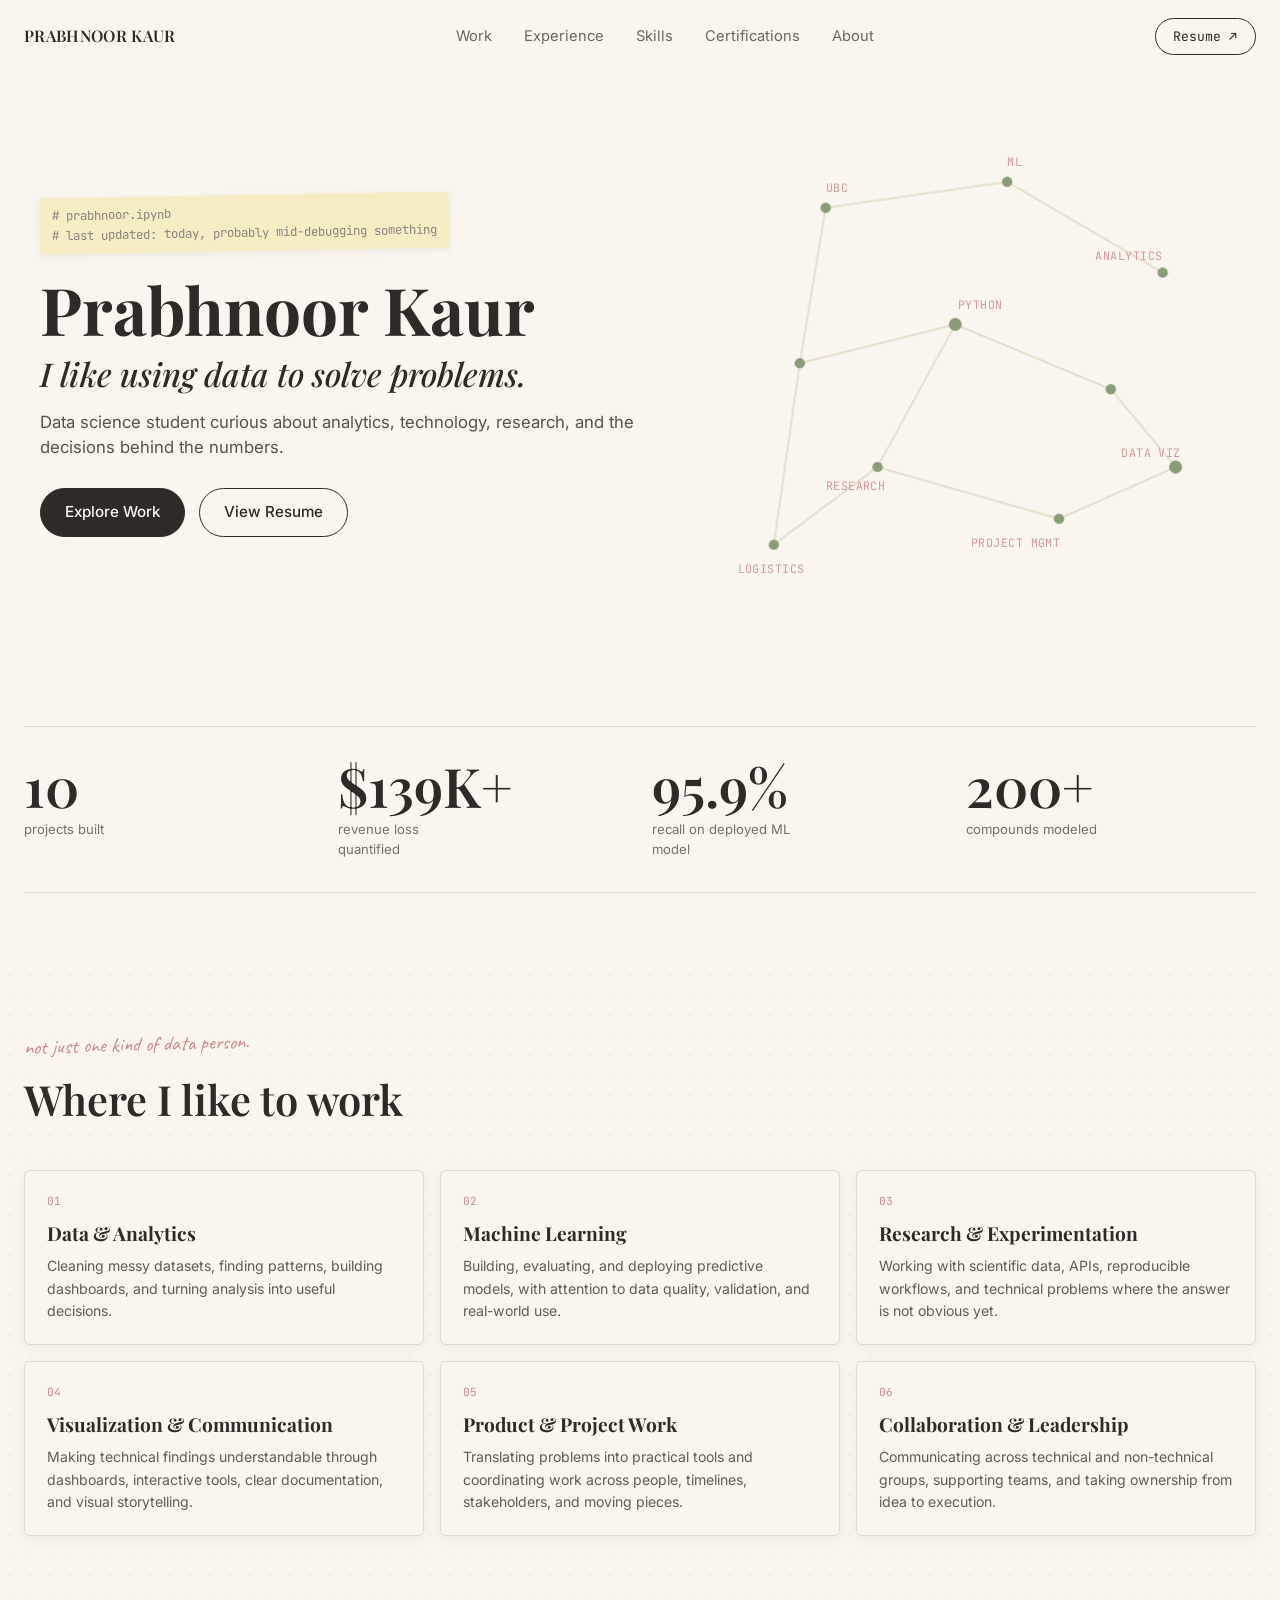
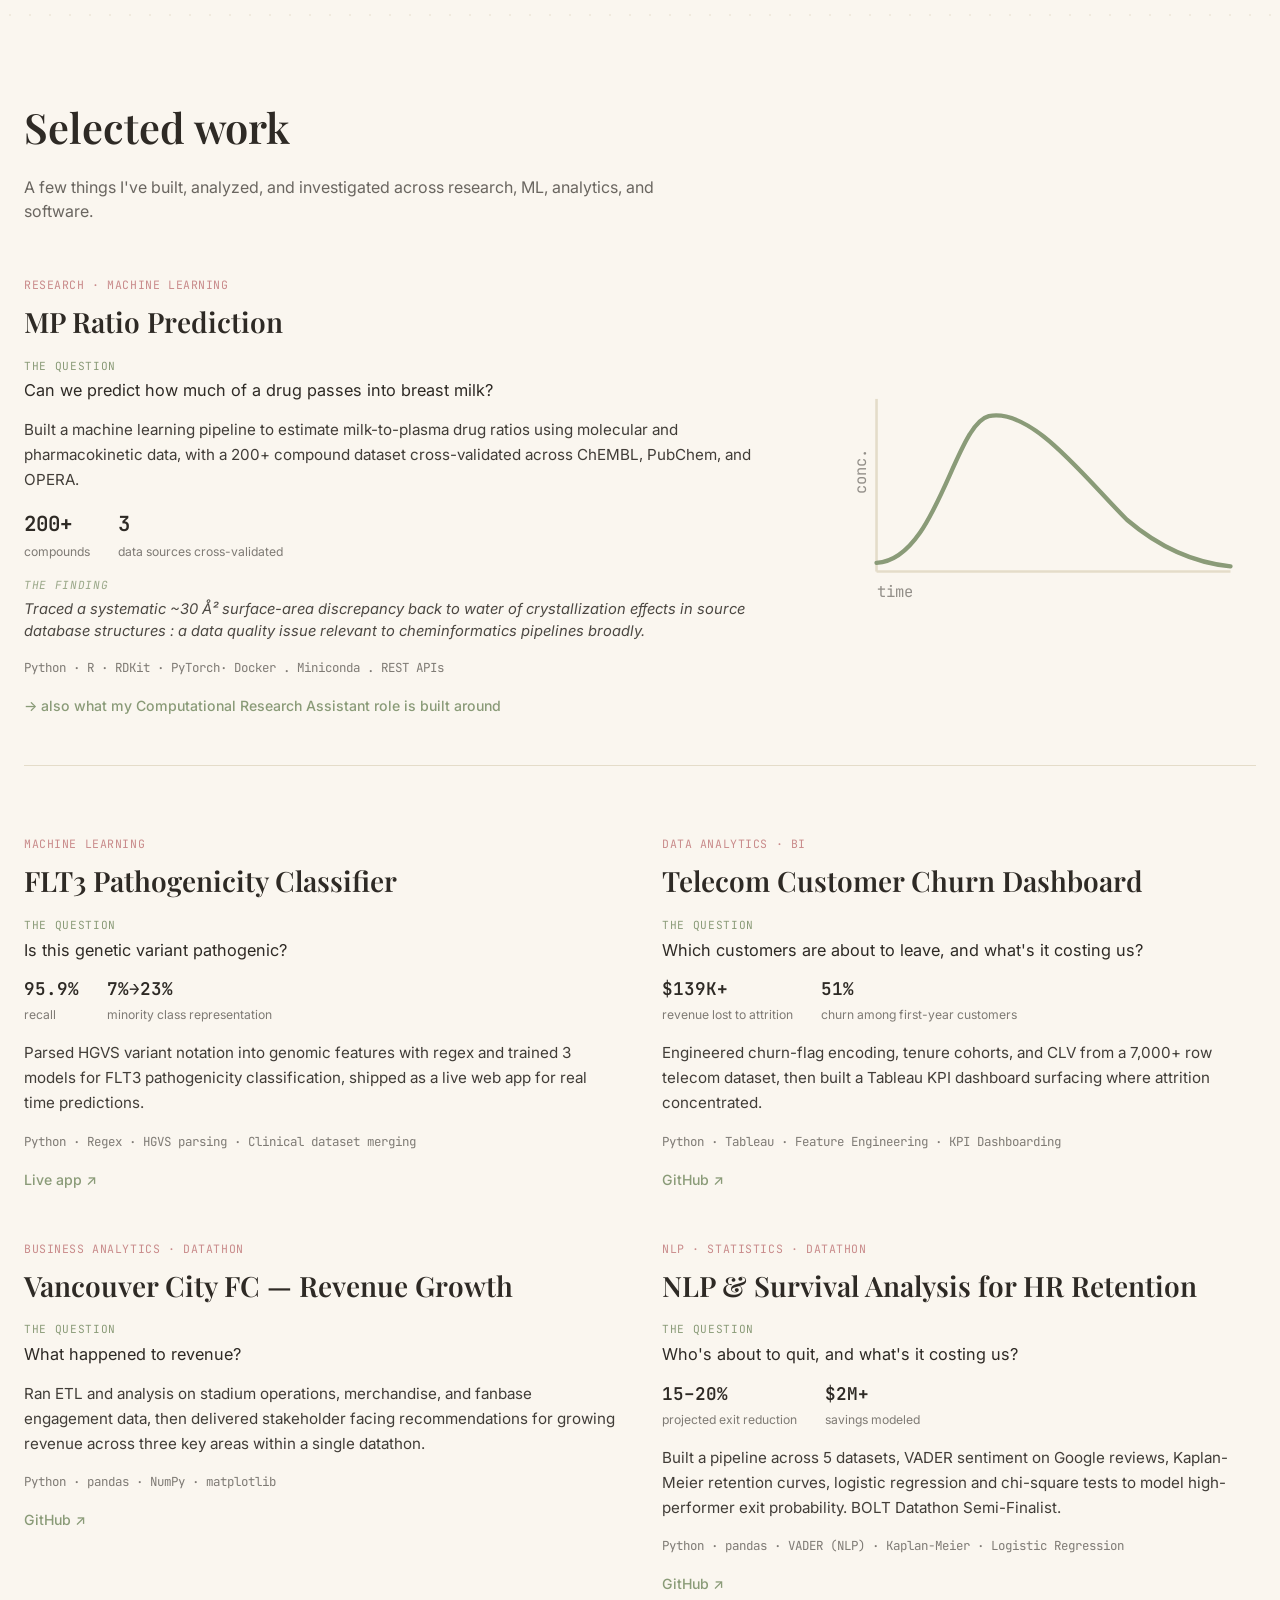
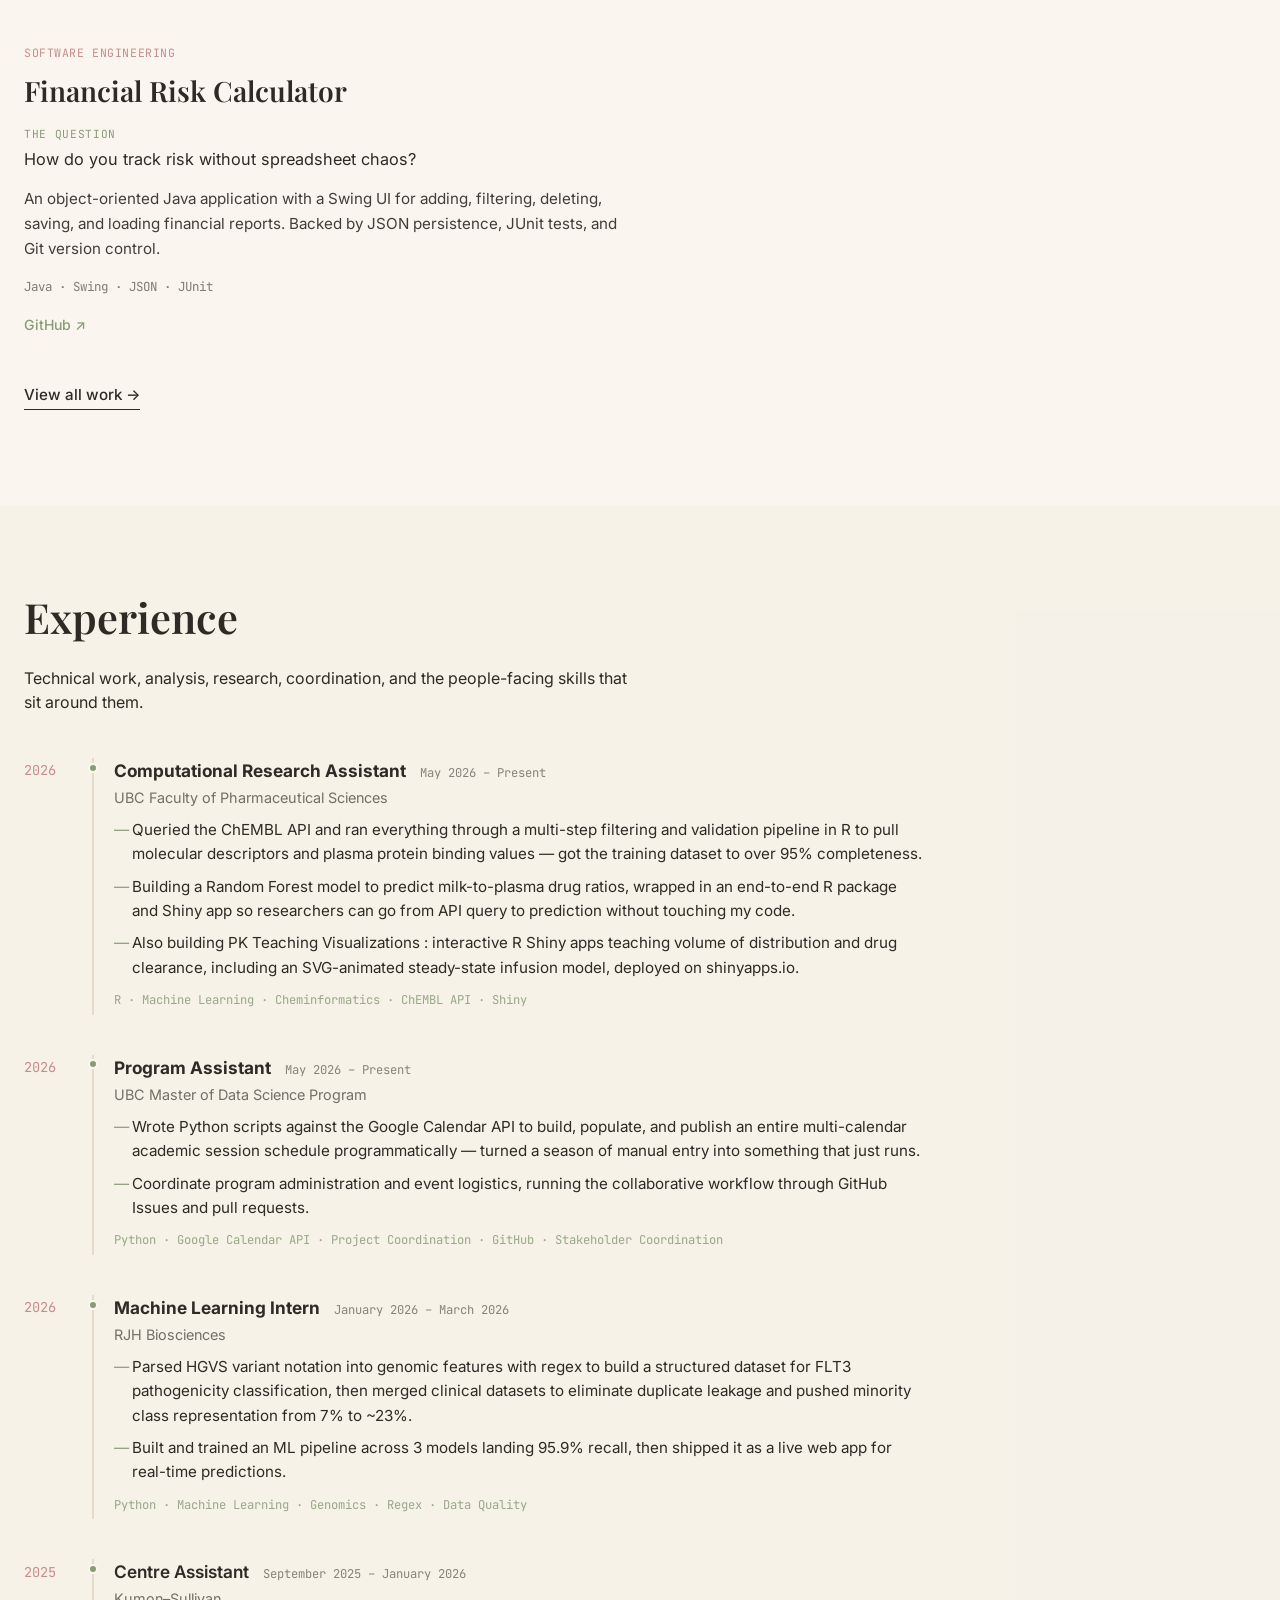
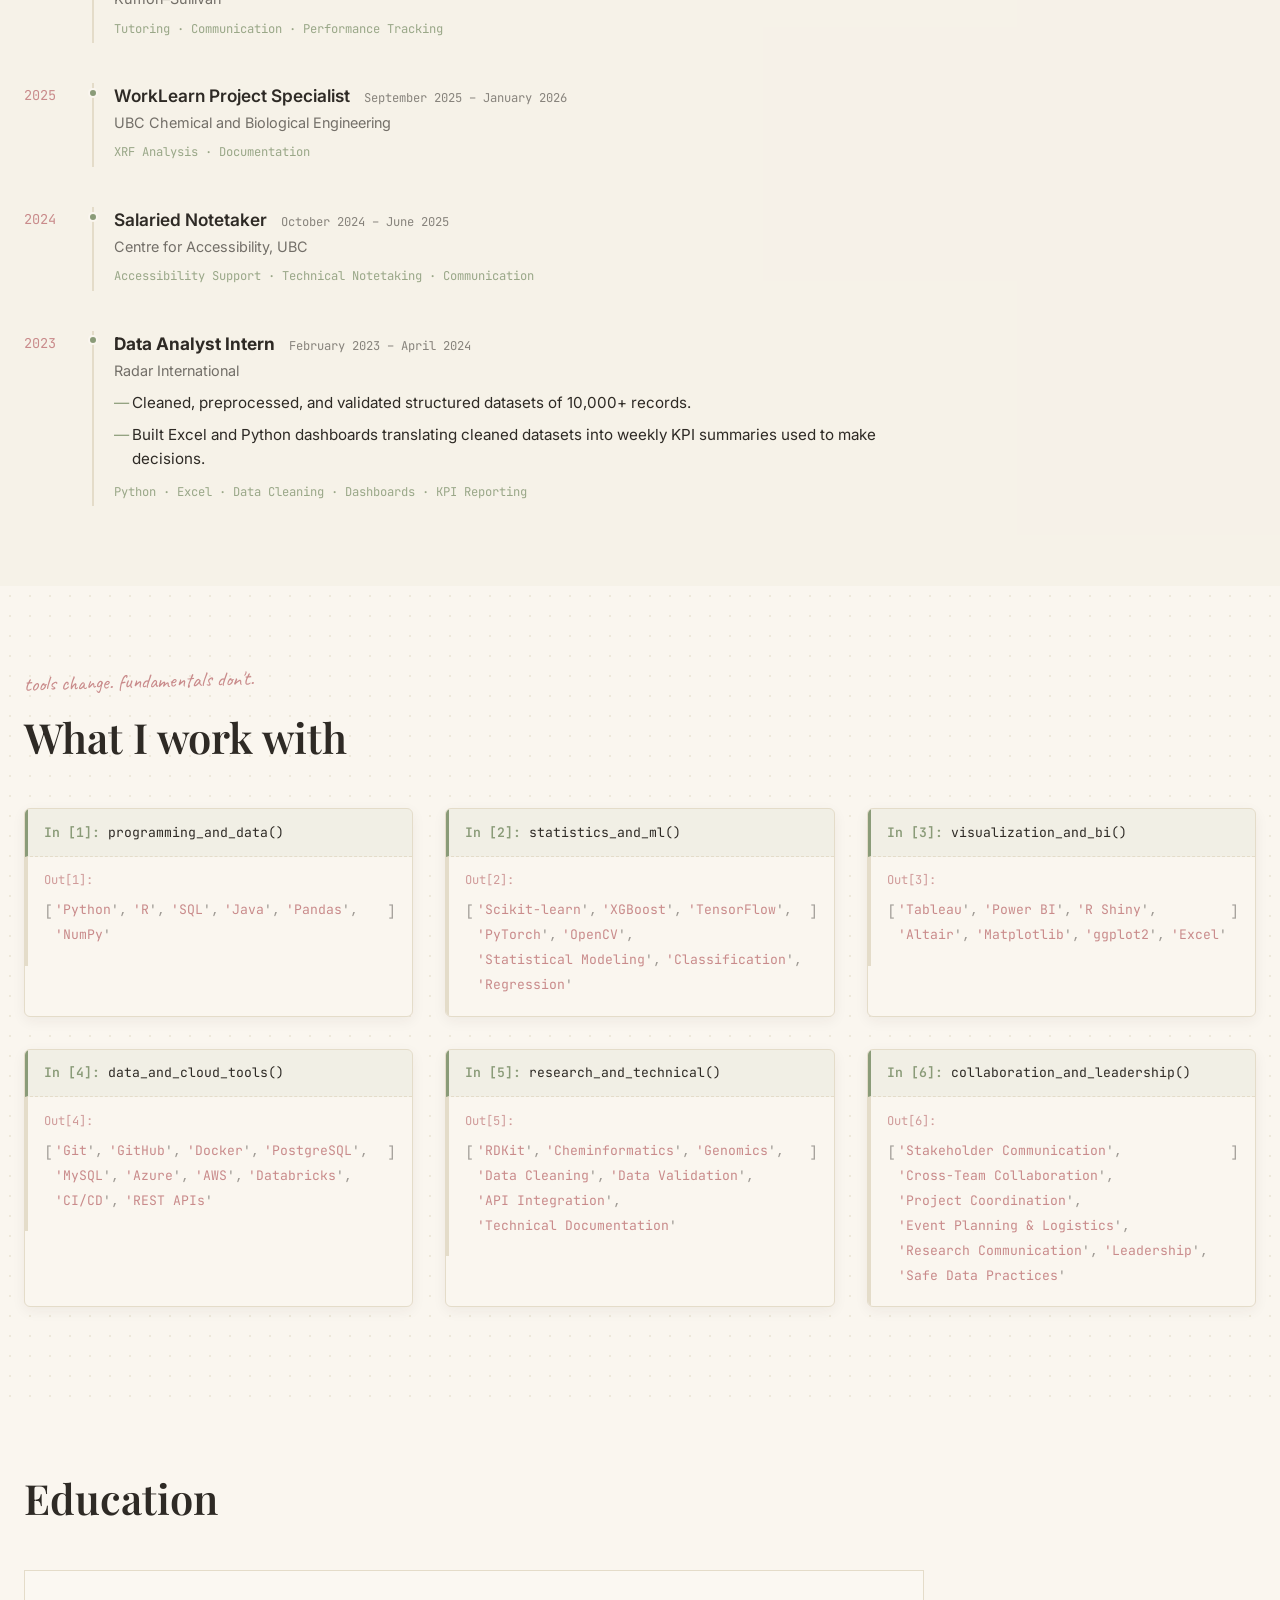
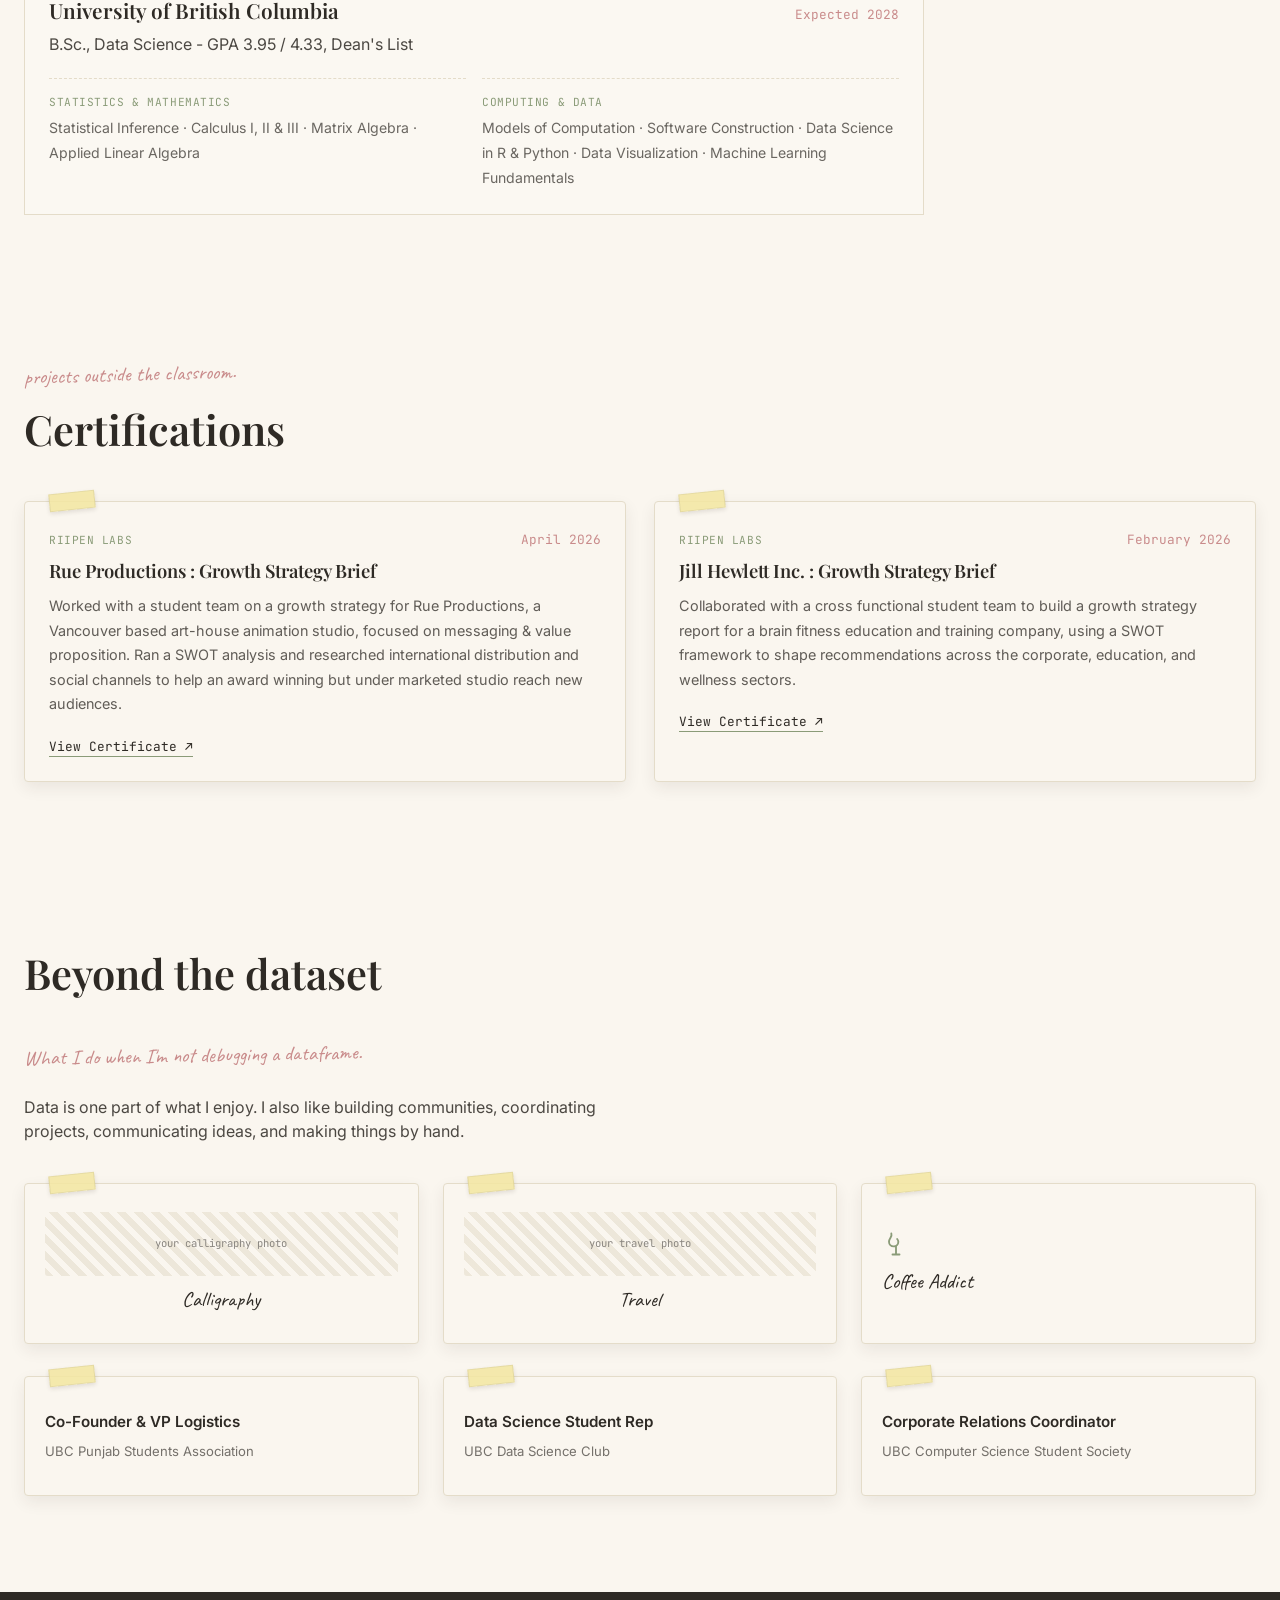
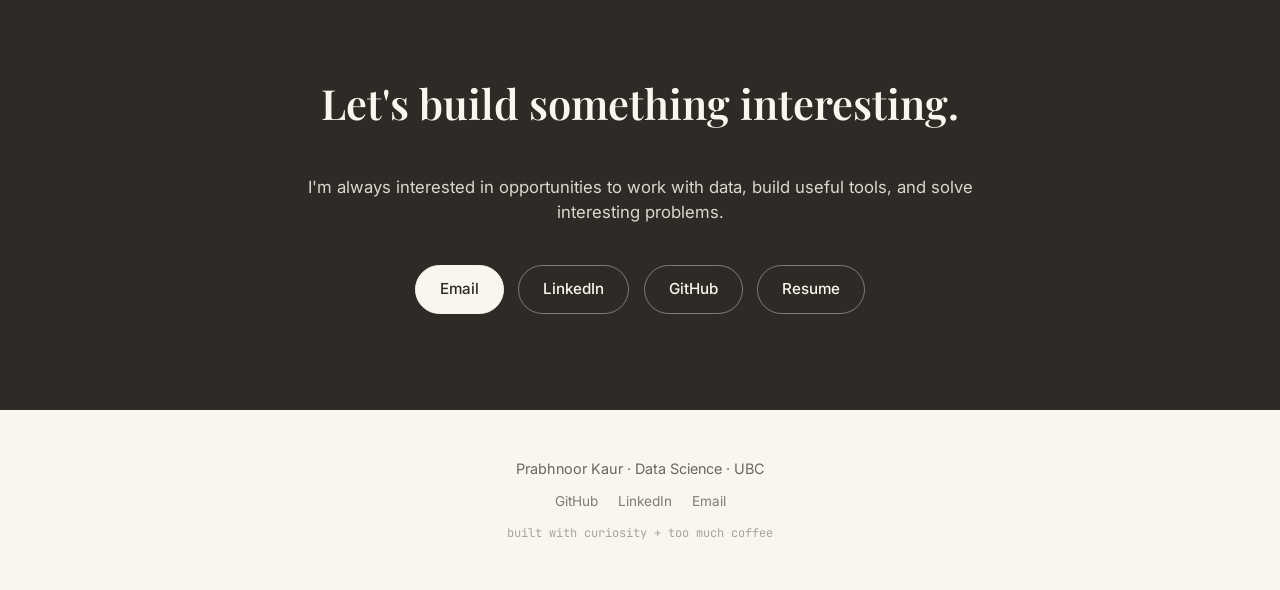
<file: index.html>
<!DOCTYPE html>
<html lang="en">
<head>
  <meta charset="UTF-8" />
  <meta name="viewport" content="width=device-width, initial-scale=1.0" />
  <title>Prabhnoor Kaur — Data Science Student</title>
  <meta name="description" content="Prabhnoor Kaur is a UBC Data Science student working across analytics, machine learning, research, visualization, and project coordination." />
  <meta property="og:title" content="Prabhnoor Kaur — Data Science Student" />
  <meta property="og:description" content="Data Science student at UBC working across analytics, machine learning, research, visualization, and project coordination." />
  <meta property="og:type" content="website" />
  <link rel="icon" href="data:image/svg+xml,%3Csvg xmlns='http://www.w3.org/2000/svg' viewBox='0 0 32 32'%3E%3Crect width='32' height='32' rx='6' fill='%232E2A25'/%3E%3Ctext x='16' y='22' font-family='Georgia,serif' font-size='17' fill='%23FAF6EF' text-anchor='middle'%3EPK%3C/text%3E%3C/svg%3E" />
  <link rel="preconnect" href="https://fonts.googleapis.com" />
  <link rel="preconnect" href="https://fonts.gstatic.com" crossorigin />
  <link href="https://fonts.googleapis.com/css2?family=Playfair+Display:ital,wght@0,500;0,600;0,700;0,800;1,500;1,600&family=Caveat:wght@500;600;700&family=Inter:wght@400;500;600;700&family=JetBrains+Mono:wght@400;500;600&display=swap" rel="stylesheet" />
  <link rel="stylesheet" href="css/style.css" />
</head>

<body>
  <header class="site-nav" id="site-nav">
    <div class="site-nav-inner">
      <a class="nav-brand" href="#hero">Prabhnoor Kaur</a>

      <nav class="nav-links" aria-label="Primary">
        <a href="#work">Work</a>
        <a href="#experience">Experience</a>
        <a href="#skills">Skills</a>
        <a href="#certifications">Certifications</a>
        <a href="#about">About</a>
      </nav>

      <a class="nav-resume" href="assets/resume.pdf" download>Resume ↗</a>

      <button class="nav-toggle" id="nav-toggle" aria-expanded="false" aria-controls="nav-mobile-menu" aria-label="Open menu">
        <span></span><span></span><span></span>
      </button>
    </div>

    <nav class="nav-mobile" id="nav-mobile-menu" aria-label="Primary mobile">
      <a href="#work">Work</a>
      <a href="#experience">Experience</a>
      <a href="#skills">Skills</a>
      <a href="#certifications">Certifications</a>
      <a href="#about">About</a>
      <a href="assets/resume.pdf" download>Resume ↗</a>
    </nav>
  </header>

  <main>
    <!-- HERO -->
    <section class="hero" id="hero">
      <div class="hero-inner">
        <div class="hero-copy">
          <pre class="notebook-opener" aria-hidden="true"># prabhnoor.ipynb
# last updated: today, probably mid-debugging something</pre>

          
          <h1 class="hero-name">Prabhnoor Kaur</h1>

          <p class="hero-statement">I like using data to solve problems.</p>
          <p class="hero-support">
            Data science student curious about analytics, technology, 
            research, and the decisions behind the numbers.
          </p>

          <div class="hero-ctas">
            <a class="btn btn-primary" href="#work">Explore Work</a>
            <a class="btn btn-secondary" href="assets/resume.pdf" download>View Resume</a>
          </div>

          
        </div>

        <div class="hero-viz" aria-hidden="true">
          <svg class="network" viewBox="0 0 400 380" width="100%" height="100%">
            <g class="network-lines">
              <line x1="80" y1="60" x2="220" y2="40" />
              <line x1="220" y1="40" x2="340" y2="110" />
              <line x1="80" y1="60" x2="60" y2="180" />
              <line x1="60" y1="180" x2="180" y2="150" />
              <line x1="180" y1="150" x2="300" y2="200" />
              <line x1="180" y1="150" x2="120" y2="260" />
              <line x1="300" y1="200" x2="350" y2="260" />
              <line x1="120" y1="260" x2="260" y2="300" />
              <line x1="260" y1="300" x2="350" y2="260" />
              <line x1="60" y1="180" x2="40" y2="320" />
              <line x1="120" y1="260" x2="40" y2="320" />
            </g>
            <g class="network-points">
              <circle cx="80" cy="60" r="4" style="animation-delay:.05s" />
              <circle cx="220" cy="40" r="4" style="animation-delay:.12s" />
              <circle cx="340" cy="110" r="4" style="animation-delay:.19s" />
              <circle cx="60" cy="180" r="4" style="animation-delay:.26s" />
              <circle cx="180" cy="150" r="5" style="animation-delay:.33s" />
              <circle cx="300" cy="200" r="4" style="animation-delay:.40s" />
              <circle cx="120" cy="260" r="4" style="animation-delay:.47s" />
              <circle cx="260" cy="300" r="4" style="animation-delay:.54s" />
              <circle cx="350" cy="260" r="5" style="animation-delay:.61s" />
              <circle cx="40" cy="320" r="4" style="animation-delay:.68s" />
            </g>
            <g class="network-labels">
              <text x="80" y="48" style="animation-delay:1.3s">UBC</text>
              <text x="220" y="28" style="animation-delay:1.38s">ML</text>
              <text x="182" y="138" style="animation-delay:1.46s">PYTHON</text>
              <text x="80" y="278" style="animation-delay:1.54s">RESEARCH</text>
              <text x="308" y="252" style="animation-delay:1.62s">DATA VIZ</text>
              <text x="288" y="100" style="animation-delay:1.7s">ANALYTICS</text>
              <text x="192" y="322" style="animation-delay:1.78s">PROJECT MGMT</text>
              <text x="12" y="342" style="animation-delay:1.86s">LOGISTICS</text>
            </g>
          </svg>
        </div>
      </div>
    </section>

    <!-- SNAPSHOT -->
    <section class="numbers" id="numbers">
      <h2 class="visually-hidden">By the numbers</h2>
      <div class="numbers-inner">
        <div class="number-tile">
          <span class="number-value" data-count-to="10">10</span>
          <span class="number-label">projects built</span>
        </div>
        <div class="number-tile">
          <span class="number-value" data-count-to="139" data-prefix="$" data-suffix="K+">$139K+</span>
          <span class="number-label">revenue loss quantified</span>
        </div>
        <div class="number-tile">
          <span class="number-value" data-count-to="95.9" data-suffix="%">95.9%</span>
          <span class="number-label">recall on deployed ML model</span>
        </div>
        <div class="number-tile">
          <span class="number-value" data-count-to="200" data-suffix="+">200+</span>
          <span class="number-label">compounds modeled</span>
        </div>
      </div>
    </section>

    <!-- HOW I WORK -->
    <section class="approach" id="approach">
      <div class="approach-inner">
        <p class="hand-annotation">not just one kind of data person.</p>
        <h2 class="section-title reveal">Where I like to work</h2>

        <div class="approach-grid">
          <article class="approach-card reveal">
            <span class="approach-number">01</span>
            <h3>Data &amp; Analytics</h3>
            <p>Cleaning messy datasets, finding patterns, building dashboards, and turning analysis into useful decisions.</p>
          </article>

          <article class="approach-card reveal">
            <span class="approach-number">02</span>
            <h3>Machine Learning</h3>
            <p>Building, evaluating, and deploying predictive models, with attention to data quality, validation, and real-world use.</p>
          </article>

          <article class="approach-card reveal">
            <span class="approach-number">03</span>
            <h3>Research &amp; Experimentation</h3>
            <p>Working with scientific data, APIs, reproducible workflows, and technical problems where the answer is not obvious yet.</p>
          </article>

          <article class="approach-card reveal">
            <span class="approach-number">04</span>
            <h3>Visualization &amp; Communication</h3>
            <p>Making technical findings understandable through dashboards, interactive tools, clear documentation, and visual storytelling.</p>
          </article>

          <article class="approach-card reveal">
            <span class="approach-number">05</span>
            <h3>Product &amp; Project Work</h3>
            <p>Translating problems into practical tools and coordinating work across people, timelines, stakeholders, and moving pieces.</p>
          </article>

          <article class="approach-card reveal">
            <span class="approach-number">06</span>
            <h3>Collaboration &amp; Leadership</h3>
            <p>Communicating across technical and non-technical groups, supporting teams, and taking ownership from idea to execution.</p>
          </article>
        </div>
      </div>
    </section>

    <!-- SELECTED WORK -->
    <section class="work" id="work">
      <div class="work-inner">
        <h2 class="section-title reveal">Selected work</h2>
        <p class="work-sub">A few things I've built, analyzed, and investigated across research, ML, analytics, and software.</p>

        <article class="project project--hero reveal">
          <div class="project-copy">
            <span class="project-tag">Research · Machine Learning</span>
            <h3 class="project-title">MP Ratio Prediction</h3>
            <p class="project-question"><span class="label">The question</span>Can we predict how much of a drug passes into breast milk?</p>
            <p class="project-desc">
              Built a machine learning pipeline to estimate milk-to-plasma drug ratios using molecular
              and pharmacokinetic data, with a 200+ compound dataset cross-validated across ChEMBL,
              PubChem, and OPERA.
            </p>
            <div class="project-metrics">
              <div><span class="metric-value">200+</span><span class="metric-label">compounds</span></div>
              <div><span class="metric-value">3</span><span class="metric-label">data sources cross-validated</span></div>
            </div>
            <p class="project-finding"><span class="label">The finding</span>Traced a systematic ~30 Å² surface-area discrepancy back to water of crystallization effects in source database structures : a data quality issue relevant to cheminformatics pipelines broadly.</p>
            <p class="project-approach">Python · R · RDKit · PyTorch· Docker . Miniconda . REST APIs</p>
            <a class="project-link" href="#experience">→ also what my Computational Research Assistant role is built around</a>
          </div>
          <div class="project-viz" aria-hidden="true">
            <svg viewBox="0 0 240 140" width="100%" height="100%">
              <line class="axis" x1="20" y1="115" x2="225" y2="115" />
              <line class="axis" x1="20" y1="115" x2="20" y2="15" />
              <path class="curve" d="M20,110 C55,108 65,30 85,25 C110,20 140,60 165,85 C185,102 205,110 225,112" />
              <text class="axis-label" x="20" y="130">time</text>
              <text class="axis-label axis-label--v" x="-70" y="14" transform="rotate(-90)">conc.</text>
            </svg>
          </div>
        </article>

        <div class="project-grid">
          <article class="project reveal">
            <span class="project-tag">Machine Learning</span>
            <h3 class="project-title">FLT3 Pathogenicity Classifier</h3>
            <p class="project-question"><span class="label">The question</span>Is this genetic variant pathogenic?</p>
            <div class="project-metrics project-metrics--compact">
              <div><span class="metric-value">95.9%</span><span class="metric-label">recall</span></div>
              <div><span class="metric-value">7%→23%</span><span class="metric-label">minority class representation</span></div>
            </div>
            <p class="project-desc">Parsed HGVS variant notation into genomic features with regex and trained 3 models for FLT3 pathogenicity classification, shipped as a live web app for real time predictions.</p>
            <p class="project-approach">Python · Regex · HGVS parsing · Clinical dataset merging</p>
            <a class="project-link" href="https://flt3-pathogenicity.onrender.com/" target="_blank" rel="noopener noreferrer">Live app ↗</a>
          </article>

          <article class="project reveal">
            <span class="project-tag">Data Analytics · BI</span>
            <h3 class="project-title">Telecom Customer Churn Dashboard</h3>
            <p class="project-question"><span class="label">The question</span>Which customers are about to leave, and what's it costing us?</p>
            <div class="project-metrics project-metrics--compact">
              <div><span class="metric-value">$139K+</span><span class="metric-label">revenue lost to attrition</span></div>
              <div><span class="metric-value">51%</span><span class="metric-label">churn among first-year customers</span></div>
            </div>
            <p class="project-desc">Engineered churn-flag encoding, tenure cohorts, and CLV from a 7,000+ row telecom dataset, then built a Tableau KPI dashboard surfacing where attrition concentrated.</p>
            <p class="project-approach">Python · Tableau · Feature Engineering · KPI Dashboarding</p>
            <a class="project-link" href="https://github.com/pkarwal/Customer-Churn-Analysis" target="_blank" rel="noopener noreferrer">GitHub ↗</a>
          </article>

          <article class="project reveal">
            <span class="project-tag">Business Analytics · Datathon</span>
            <h3 class="project-title">Vancouver City FC — Revenue Growth</h3>
            <p class="project-question"><span class="label">The question</span>What happened to revenue?</p>
            <p class="project-desc">Ran ETL and analysis on stadium operations, merchandise, and fanbase engagement data, then delivered stakeholder facing recommendations for growing revenue across three key areas within a single datathon.</p>
            <p class="project-approach">Python · pandas · NumPy · matplotlib</p>
            <a class="project-link" href="https://github.com/Tiya-Verma/bolt_datathon" target="_blank" rel="noopener noreferrer">GitHub ↗</a>
          </article>

          <article class="project reveal">
            <span class="project-tag">NLP · Statistics · Datathon</span>
            <h3 class="project-title">NLP &amp; Survival Analysis for HR Retention</h3>
            <p class="project-question"><span class="label">The question</span>Who's about to quit, and what's it costing us?</p>
            <div class="project-metrics project-metrics--compact">
              <div><span class="metric-value">15–20%</span><span class="metric-label">projected exit reduction</span></div>
              <div><span class="metric-value">$2M+</span><span class="metric-label">savings modeled</span></div>
            </div>
            <p class="project-desc">Built a pipeline across 5 datasets, VADER sentiment on Google reviews, Kaplan-Meier retention curves, logistic regression and chi-square tests  to model high-performer exit probability. BOLT Datathon Semi-Finalist.</p>
            <p class="project-approach">Python · pandas · VADER (NLP) · Kaplan-Meier · Logistic Regression</p>
            <a class="project-link" href="https://github.com/pkarwal/Bolt_Datathon" target="_blank" rel="noopener noreferrer">GitHub ↗</a>
          </article>

          <article class="project reveal">
            <span class="project-tag">Software Engineering</span>
            <h3 class="project-title">Financial Risk Calculator</h3>
            <p class="project-question"><span class="label">The question</span>How do you track risk without spreadsheet chaos?</p>
            <p class="project-desc">An object-oriented Java application with a Swing UI for adding, filtering, deleting, saving, and loading financial reports. Backed by JSON persistence, JUnit tests, and Git version control.</p>
            <p class="project-approach">Java · Swing · JSON · JUnit</p>
            <a class="project-link" href="https://github.com/pkarwal/FinancialRiskCalculator" target="_blank" rel="noopener noreferrer">GitHub ↗</a>
          </article>
        </div>

        <a class="view-all-work" href="https://github.com/pkarwal" target="_blank" rel="noopener noreferrer">View all work →</a>
      </div>
    </section>

    <!-- EXPERIENCE -->
    <section class="experience" id="experience">
      <div class="experience-inner">
        <h2 class="section-title reveal">Experience</h2>
        <p class="section-lede reveal">Technical work, analysis, research, coordination, and the people-facing skills that sit around them.</p>

        <ol class="timeline">
          <li class="timeline-entry timeline-entry--major reveal">
            <span class="timeline-year">2026</span>
            <div class="timeline-content">
              <div class="timeline-head">
                <h3 class="timeline-role">Computational Research Assistant</h3>
                <span class="timeline-dates">May 2026 – Present</span>
              </div>
              <span class="timeline-org">UBC Faculty of Pharmaceutical Sciences</span>
              <ul class="timeline-bullets">
                <li>Queried the ChEMBL API and ran everything through a multi-step filtering and validation pipeline in R to pull molecular descriptors and plasma protein binding values — got the training dataset to over 95% completeness.</li>
                <li>Building a Random Forest model to predict milk-to-plasma drug ratios, wrapped in an end-to-end R package and Shiny app so researchers can go from API query to prediction without touching my code.</li>
                <li>Also building PK Teaching Visualizations : interactive R Shiny apps teaching volume of distribution and drug clearance, including an SVG-animated steady-state infusion model, deployed on shinyapps.io.</li>
              </ul>
              <p class="timeline-tags">R · Machine Learning · Cheminformatics · ChEMBL API · Shiny</p>
            </div>
          </li>

          <li class="timeline-entry timeline-entry--major reveal">
            <span class="timeline-year">2026</span>
            <div class="timeline-content">
              <div class="timeline-head">
                <h3 class="timeline-role">Program Assistant</h3>
                <span class="timeline-dates">May 2026 – Present</span>
              </div>
              <span class="timeline-org">UBC Master of Data Science Program</span>
              <ul class="timeline-bullets">
                <li>Wrote Python scripts against the Google Calendar API to build, populate, and publish an entire multi-calendar academic session schedule programmatically — turned a season of manual entry into something that just runs.</li>
                <li>Coordinate program administration and event logistics, running the collaborative workflow through GitHub Issues and pull requests.</li>
              </ul>
              <p class="timeline-tags">Python · Google Calendar API · Project Coordination · GitHub · Stakeholder Coordination</p>
            </div>
          </li>

          <li class="timeline-entry timeline-entry--major reveal">
            <span class="timeline-year">2026</span>
            <div class="timeline-content">
              <div class="timeline-head">
                <h3 class="timeline-role">Machine Learning Intern</h3>
                <span class="timeline-dates">January 2026 – March 2026</span>
              </div>
              <span class="timeline-org">RJH Biosciences</span>
              <ul class="timeline-bullets">
                <li>Parsed HGVS variant notation into genomic features with regex to build a structured dataset for FLT3 pathogenicity classification, then merged clinical datasets to eliminate duplicate leakage and pushed minority class representation from 7% to ~23%.</li>
                <li>Built and trained an ML pipeline across 3 models landing 95.9% recall, then shipped it as a live web app for real-time predictions.</li>
              </ul>
              <p class="timeline-tags">Python · Machine Learning · Genomics · Regex · Data Quality</p>
            </div>
          </li>

          <li class="timeline-entry reveal">
            <span class="timeline-year">2025</span>
            <div class="timeline-content">
              <div class="timeline-head">
                <h3 class="timeline-role">Centre Assistant</h3>
                <span class="timeline-dates">September 2025 – January 2026</span>
              </div>
              <span class="timeline-org">Kumon–Sullivan</span>
              <p class="timeline-tags">Tutoring · Communication · Performance Tracking</p>
            </div>
          </li>

          <li class="timeline-entry reveal">
            <span class="timeline-year">2025</span>
            <div class="timeline-content">
              <div class="timeline-head">
                <h3 class="timeline-role">WorkLearn Project Specialist</h3>
                <span class="timeline-dates">September 2025 – January 2026</span>
              </div>
              <span class="timeline-org">UBC Chemical and Biological Engineering</span>
              <p class="timeline-tags">XRF Analysis · Documentation</p>
            </div>
          </li>

          <li class="timeline-entry reveal">
            <span class="timeline-year">2024</span>
            <div class="timeline-content">
              <div class="timeline-head">
                <h3 class="timeline-role">Salaried Notetaker</h3>
                <span class="timeline-dates">October 2024 – June 2025</span>
              </div>
              <span class="timeline-org">Centre for Accessibility, UBC</span>
              <p class="timeline-tags">Accessibility Support · Technical Notetaking · Communication</p>
            </div>
          </li>

          <li class="timeline-entry timeline-entry--major reveal">
            <span class="timeline-year">2023</span>
            <div class="timeline-content">
              <div class="timeline-head">
                <h3 class="timeline-role">Data Analyst Intern</h3>
                <span class="timeline-dates">February 2023 – April 2024</span>
              </div>
              <span class="timeline-org">Radar International</span>
              <ul class="timeline-bullets">
                <li>Cleaned, preprocessed, and validated structured datasets of 10,000+ records.</li>
                <li>Built Excel and Python dashboards translating cleaned datasets into weekly KPI summaries used to make decisions.</li>
              </ul>
              <p class="timeline-tags">Python · Excel · Data Cleaning · Dashboards · KPI Reporting</p>
            </div>
          </li>
        </ol>
      </div>
    </section>

    <!-- SKILLS -->
    <section class="skills" id="skills">
      <div class="skills-inner">
        <p class="hand-annotation">tools change. fundamentals don't.</p>
        <h2 class="section-title reveal">What I work with</h2>

        <div class="skills-grid">
          <div class="skill-cluster reveal">
            <div class="cell-input"><span class="cell-prompt">In [1]:</span><span class="cell-code">programming_and_data()</span></div>
            <div class="cell-output"><span class="output-prompt">Out[1]:</span><div class="output-list-wrap"><span class="bracket">[</span><ul class="output-list">
              <li>Python</li><li>R</li><li>SQL</li><li>Java</li><li>Pandas</li><li>NumPy</li>
            </ul><span class="bracket">]</span></div></div>
          </div>

          <div class="skill-cluster reveal">
            <div class="cell-input"><span class="cell-prompt">In [2]:</span><span class="cell-code">statistics_and_ml()</span></div>
            <div class="cell-output"><span class="output-prompt">Out[2]:</span><div class="output-list-wrap"><span class="bracket">[</span><ul class="output-list">
              <li>Scikit-learn</li><li>XGBoost</li><li>TensorFlow</li><li>PyTorch</li><li>OpenCV</li><li>Statistical Modeling</li><li>Classification</li><li>Regression</li>
            </ul><span class="bracket">]</span></div></div>
          </div>

          <div class="skill-cluster reveal">
            <div class="cell-input"><span class="cell-prompt">In [3]:</span><span class="cell-code">visualization_and_bi()</span></div>
            <div class="cell-output"><span class="output-prompt">Out[3]:</span><div class="output-list-wrap"><span class="bracket">[</span><ul class="output-list">
              <li>Tableau</li><li>Power BI</li><li>R Shiny</li><li>Altair</li><li>Matplotlib</li><li>ggplot2</li><li>Excel</li>
            </ul><span class="bracket">]</span></div></div>
          </div>

          <div class="skill-cluster reveal">
            <div class="cell-input"><span class="cell-prompt">In [4]:</span><span class="cell-code">data_and_cloud_tools()</span></div>
            <div class="cell-output"><span class="output-prompt">Out[4]:</span><div class="output-list-wrap"><span class="bracket">[</span><ul class="output-list">
              <li>Git</li><li>GitHub</li><li>Docker</li><li>PostgreSQL</li><li>MySQL</li><li>Azure</li><li>AWS</li><li>Databricks</li><li>CI/CD</li><li>REST APIs</li>
            </ul><span class="bracket">]</span></div></div>
          </div>

          <div class="skill-cluster reveal">
            <div class="cell-input"><span class="cell-prompt">In [5]:</span><span class="cell-code">research_and_technical()</span></div>
            <div class="cell-output"><span class="output-prompt">Out[5]:</span><div class="output-list-wrap"><span class="bracket">[</span><ul class="output-list">
              <li>RDKit</li><li>Cheminformatics</li><li>Genomics</li><li>Data Cleaning</li><li>Data Validation</li><li>API Integration</li><li>Technical Documentation</li>
            </ul><span class="bracket">]</span></div></div>
          </div>

          <div class="skill-cluster reveal">
            <div class="cell-input"><span class="cell-prompt">In [6]:</span><span class="cell-code">collaboration_and_leadership()</span></div>
            <div class="cell-output"><span class="output-prompt">Out[6]:</span><div class="output-list-wrap"><span class="bracket">[</span><ul class="output-list">
              <li>Stakeholder Communication</li><li>Cross-Team Collaboration</li><li>Project Coordination</li><li>Event Planning &amp; Logistics</li><li>Research Communication</li><li>Leadership</li><li>Safe Data Practices</li>
            </ul><span class="bracket">]</span></div></div>
          </div>
        </div>
      </div>
    </section>

    <!-- EDUCATION -->
    <section class="education" id="education">
      <div class="education-inner">
        <h2 class="section-title reveal">Education</h2>
        <div class="education-card reveal">
          <div class="education-head">
            <h3 class="education-school">University of British Columbia</h3>
            <span class="education-dates">Expected 2028</span>
          </div>
          <p class="education-degree">B.Sc., Data Science - GPA 3.95 / 4.33, Dean's List</p>

          <div class="course-groups">
            <div>
              <span class="course-label">Statistics &amp; Mathematics</span>
              <p>Statistical Inference · Calculus I, II &amp; III · Matrix Algebra · Applied Linear Algebra</p>
            </div>
            <div>
              <span class="course-label">Computing &amp; Data</span>
              <p>Models of Computation · Software Construction · Data Science in R &amp; Python · Data Visualization · Machine Learning Fundamentals</p>
            </div>
          </div>
        </div>
      </div>
    </section>

    <!-- CERTIFICATIONS -->
    <section class="certifications" id="certifications">
      <div class="certifications-inner">
        <p class="hand-annotation">projects outside the classroom.</p>
        <h2 class="section-title reveal">Certifications</h2>

        <div class="cert-grid">
          <article class="cert-card reveal">
            <span class="cert-tape" aria-hidden="true"></span>
            <div class="cert-head">
              <span class="cert-issuer">Riipen Labs</span>
              <span class="cert-date">April 2026</span>
            </div>
            <h3 class="cert-title">Rue Productions : Growth Strategy Brief</h3>
            <p class="cert-brief">
              Worked with a student team on a growth strategy for Rue Productions, a Vancouver based
              art-house animation studio, focused on messaging &amp; value proposition. Ran a SWOT
              analysis and researched international distribution and social channels to help an
              award winning but under marketed studio reach new audiences.
            </p>
            <a class="cert-link" href="https://futurepath.riipen.com/teams/3LWgogKL/certificates/vO1GJnNL" target="_blank" rel="noopener noreferrer">View Certificate ↗</a>
          </article>

          <article class="cert-card reveal">
            <span class="cert-tape" aria-hidden="true"></span>
            <div class="cert-head">
              <span class="cert-issuer">Riipen Labs</span>
              <span class="cert-date">February 2026</span>
            </div>
            <h3 class="cert-title">Jill Hewlett Inc. : Growth Strategy Brief</h3>
            <p class="cert-brief">
              Collaborated with a cross functional student team to build a growth strategy report
              for a brain fitness education and training company, using a SWOT framework to shape
              recommendations across the corporate, education, and wellness sectors.
            </p>
            <a class="cert-link" href="https://futurepath.riipen.com/teams/kVa6qjGO/certificates/vO1GJnNL" target="_blank" rel="noopener noreferrer">View Certificate ↗</a>
          </article>
        </div>
      </div>
    </section>

    <!-- BEYOND THE DATASET -->
    <section class="beyond" id="about">
      <div class="beyond-inner">
        <h2 class="section-title reveal">Beyond the dataset</h2>
        <p class="beyond-sub">What I do when I'm not debugging a dataframe.</p>
        <p class="beyond-lede">
          Data is one part of what I enjoy. I also like building communities, coordinating projects,
          communicating ideas, and making things by hand.
        </p>

        <div class="scrapbook">
          <div class="scrap reveal scrap--rotate-a scrap--photo">
            <span class="scrap-tape" aria-hidden="true"></span>
            <span class="scrap-photo-placeholder">your calligraphy photo</span>
            <span class="scrap-label">Calligraphy</span>
          </div>

          <div class="scrap reveal scrap--rotate-b scrap--photo">
            <span class="scrap-tape" aria-hidden="true"></span>
            <span class="scrap-photo-placeholder">your travel photo</span>
            <span class="scrap-label">Travel</span>
          </div>

          <div class="scrap reveal scrap--rotate-a">
            <span class="scrap-tape" aria-hidden="true"></span>
            <svg class="scrap-icon" viewBox="0 0 24 24" aria-hidden="true"><path d="M8 3c1 3-2 4-2 7a4 4 0 0 0 8 0c0-1-.5-1.7-1-2.3M12 14v7M9 21h6" /></svg>
            <span class="scrap-label">Coffee Addict</span>
          </div>

          <div class="scrap reveal scrap--rotate-b">
            <span class="scrap-tape" aria-hidden="true"></span>
            <span class="scrap-role">Co-Founder &amp; VP Logistics</span>
            <span class="scrap-org">UBC Punjab Students Association</span>
          </div>

          <div class="scrap reveal scrap--rotate-a">
            <span class="scrap-tape" aria-hidden="true"></span>
            <span class="scrap-role">Data Science Student Rep</span>
            <span class="scrap-org">UBC Data Science Club</span>
          </div>

          <div class="scrap reveal scrap--rotate-b">
            <span class="scrap-tape" aria-hidden="true"></span>
            <span class="scrap-role">Corporate Relations Coordinator</span>
            <span class="scrap-org">UBC Computer Science Student Society</span>
          </div>
        </div>
      </div>
    </section>

    <!-- CONTACT -->
    <section class="contact" id="contact">
      <div class="contact-inner">
        <h2 class="section-title reveal">Let's build something interesting.</h2>
        <p class="contact-sub">I'm always interested in opportunities to work with data, build useful tools, and solve interesting problems.</p>
        <div class="contact-ctas">
          <a class="btn btn-primary" href="mailto:prabhi.karwal4@gmail.com">Email</a>
          <a class="btn btn-secondary" href="https://www.linkedin.com/in/prabhnoorkarwal/" target="_blank" rel="noopener noreferrer">LinkedIn</a>
          <a class="btn btn-secondary" href="https://github.com/pkarwal" target="_blank" rel="noopener noreferrer">GitHub</a>
          <a class="btn btn-secondary" href="assets/resume.pdf" download>Resume</a>
        </div>
      </div>
    </section>
  </main>

  <footer class="site-footer">
    <p class="footer-line">Prabhnoor Kaur · Data Science · UBC</p>
    <div class="footer-links">
      <a href="https://github.com/pkarwal" target="_blank" rel="noopener noreferrer">GitHub</a>
      <a href="https://www.linkedin.com/in/prabhnoorkarwal/" target="_blank" rel="noopener noreferrer">LinkedIn</a>
      <a href="mailto:prabhi.karwal4@gmail.com">Email</a>
    </div>
    <p class="footer-joke">built with curiosity + too much coffee</p>
  </footer>

  <script src="js/main.js" defer></script>
</body>
</html>
</file>
<file: css/style.css>
/*  Reset */
*, *::before, *::after { box-sizing: border-box; margin: 0; padding: 0; }

html {
  -webkit-text-size-adjust: 100%;
  scroll-behavior: smooth;
  scroll-padding-top: 80px;
}

img, svg { display: block; max-width: 100%; }

body {
  background: var(--paper);
  color: var(--ink);
  font-family: var(--font-body);
  line-height: 1.5;
  -webkit-font-smoothing: antialiased;
}

a { color: inherit; }

button, a { -webkit-tap-highlight-color: transparent; }

:root {
  --paper: #FAF6EF;
  --ink: #2E2A25;
  --accent-sage: #8A9B78;
  --accent-rose: #C98B8B;
  --sticky-note: #F4E7A1;
  --line-faint: #E4DCC9;
  --font-display: 'Playfair Display', serif;
  --font-hand: 'Caveat', cursive;
  --font-body: 'Inter', sans-serif;
  --font-mono: 'JetBrains Mono', monospace;
  --max-width: 1240px;
}

.visually-hidden {
  position: absolute;
  width: 1px;
  height: 1px;
  padding: 0;
  margin: -1px;
  overflow: hidden;
  clip: rect(0, 0, 0, 0);
  white-space: nowrap;
  border: 0;
}

.section-title {
  font-family: var(--font-display);
  font-weight: 600;
  font-size: clamp(1.9rem, 4vw, 2.6rem);
  color: var(--ink);
  margin-bottom: 2.5rem;
}

.section-lede {
  max-width: 62ch;
  margin: -1.4rem 0 2.75rem;
  color: var(--ink);
  opacity: 0.7;
}

/* Buttons  */
.btn {
  display: inline-flex;
  align-items: center;
  justify-content: center;
  font-family: var(--font-body);
  font-weight: 500;
  font-size: 0.95rem;
  text-decoration: none;
  padding: 0.75rem 1.5rem;
  border-radius: 999px;
  border: 1.5px solid var(--ink);
  color: var(--ink);
  transition: transform 0.15s ease, background 0.2s ease, color 0.2s ease, border-color 0.2s ease;
}

.btn:hover, .btn:focus-visible { transform: translateY(-2px); }

.btn-primary {
  background: var(--ink);
  color: var(--paper);
}

.btn-primary:hover, .btn-primary:focus-visible {
  background: var(--accent-rose);
  border-color: var(--accent-rose);
}

.btn-secondary { background: transparent; }

.btn-secondary:hover, .btn-secondary:focus-visible {
  background: var(--accent-sage);
  border-color: var(--accent-sage);
  color: var(--paper);
}

/* Navigation */
.site-nav {
  position: sticky;
  top: 0;
  z-index: 50;
  padding: 1.1rem 1.5rem;
  border-bottom: 1px solid transparent;
  background: transparent;
  transition: background 0.3s ease, border-color 0.3s ease, backdrop-filter 0.3s ease;
}

.site-nav.scrolled {
  background: rgba(250, 246, 239, 0.88);
  backdrop-filter: blur(8px);
  -webkit-backdrop-filter: blur(8px);
  border-bottom-color: var(--line-faint);
}

.site-nav-inner {
  max-width: var(--max-width);
  margin: 0 auto;
  display: flex;
  align-items: center;
  justify-content: space-between;
  gap: 1.5rem;
}

.nav-brand {
  font-family: var(--font-display);
  font-weight: 600;
  font-size: 1rem;
  letter-spacing: 0.02em;
  text-transform: uppercase;
  color: var(--ink);
  text-decoration: none;
}

.nav-links {
  display: none;
  gap: 2rem;
  font-size: 0.92rem;
}

.nav-links a {
  color: var(--ink);
  text-decoration: none;
  opacity: 0.7;
  transition: opacity 0.2s ease;
}

.nav-links a:hover, .nav-links a:focus-visible { opacity: 1; }

.nav-resume {
  display: none;
  font-family: var(--font-mono);
  font-size: 0.82rem;
  border: 1.5px solid var(--ink);
  border-radius: 999px;
  padding: 0.5rem 1.1rem;
  text-decoration: none;
  color: var(--ink);
  transition: background 0.2s ease, color 0.2s ease;
}

.nav-resume:hover, .nav-resume:focus-visible {
  background: var(--ink);
  color: var(--paper);
}

.nav-toggle {
  display: flex;
  flex-direction: column;
  gap: 5px;
  background: none;
  border: none;
  cursor: pointer;
  padding: 0.5rem;
}

.nav-toggle span {
  width: 22px;
  height: 2px;
  background: var(--ink);
  display: block;
}

.nav-mobile {
  display: none;
  flex-direction: column;
  gap: 0.1rem;
  padding: 0.5rem 1.5rem 1rem;
  max-width: var(--max-width);
  margin: 0 auto;
}

.nav-mobile.open { display: flex; }

.nav-mobile a {
  padding: 0.65rem 0;
  color: var(--ink);
  text-decoration: none;
  border-bottom: 1px solid var(--line-faint);
  font-size: 0.95rem;
}

@media (min-width: 860px) {
  .nav-links { display: flex; }
  .nav-resume { display: inline-block; }
  .nav-toggle { display: none; }
}

/* Hero */
.hero { padding: 3rem 1.5rem 4rem; }

.hero-inner {
  max-width: var(--max-width);
  margin: 0 auto;
  display: grid;
  grid-template-columns: 1fr;
  gap: 2.5rem;
  align-items: center;
}

.notebook-opener {
  font-family: var(--font-mono);
  font-size: 0.78rem;
  color: var(--ink);
  opacity: 0.55;
  background: var(--sticky-note);
  display: inline-block;
  padding: 0.5rem 0.75rem;
  border-radius: 3px;
  transform: rotate(-1deg);
  box-shadow: 0 2px 6px rgba(46, 42, 37, 0.12);
  white-space: pre-wrap;
  line-height: 1.6;
  margin-bottom: 1.5rem;
}

.hero-role {
  font-family: var(--font-mono);
  font-size: 0.78rem;
  letter-spacing: 0.06em;
  text-transform: uppercase;
  color: var(--accent-sage);
  margin-bottom: 0.7rem;
}

.hero-name {
  font-family: var(--font-display);
  font-weight: 700;
  font-size: clamp(2.6rem, 6vw, 4.1rem);
  line-height: 1.03;
  color: var(--ink);
  margin-bottom: 0.65rem;
}

.hero-statement {
  font-family: var(--font-display);
  font-style: italic;
  font-weight: 500;
  font-size: clamp(1.5rem, 3vw, 2.05rem);
  color: var(--ink);
  margin-bottom: 1rem;
  line-height: 1.25;
}

.hero-support {
  font-size: 1.05rem;
  color: var(--ink);
  opacity: 0.8;
  max-width: 58ch;
  margin-bottom: 1.75rem;
}

.hero-ctas {
  display: flex;
  gap: 0.9rem;
  flex-wrap: wrap;
  margin-bottom: 1.25rem;
}

.hero-techline {
  font-family: var(--font-mono);
  font-size: 0.76rem;
  line-height: 1.7;
  color: var(--ink);
  opacity: 0.5;
  max-width: 70ch;
}

.hero-viz {
  width: 100%;
  aspect-ratio: 400 / 380;
}

.network-lines line {
  stroke: var(--line-faint);
  stroke-width: 1.4;
  opacity: 0;
  animation: line-fade 0.6s ease forwards;
  animation-delay: 0.75s;
}

.network-points circle {
  fill: var(--accent-sage);
  opacity: 0;
  animation-name: point-in, drift;
  animation-duration: 0.4s, 5s;
  animation-timing-function: ease, ease-in-out;
  animation-fill-mode: forwards, none;
  animation-iteration-count: 1, infinite;
}

.network-labels text {
  font-family: var(--font-mono);
  font-size: 9px;
  letter-spacing: 0.04em;
  fill: var(--accent-rose);
  opacity: 0;
  animation: label-fade 0.5s ease forwards;
}

@keyframes point-in { to { opacity: 1; } }
@keyframes line-fade { to { opacity: 1; } }
@keyframes label-fade { to { opacity: 0.85; } }
@keyframes drift {
  0%, 100% { transform: translate(0, 0); }
  50% { transform: translate(0, -3px); }
}

@media (min-width: 900px) {
  .hero { padding: 3.5rem 2.5rem 4rem; }
  .hero-inner {
    grid-template-columns: 1.1fr 0.9fr;
    gap: 3rem;
  }
}

/* Snapshot numbers */
.numbers { padding: 2.5rem 1.5rem 4.5rem; }

.numbers-inner {
  max-width: var(--max-width);
  margin: 0 auto;
  display: grid;
  grid-template-columns: repeat(2, 1fr);
  gap: 2.5rem 1.5rem;
  border-top: 1px solid var(--line-faint);
  border-bottom: 1px solid var(--line-faint);
  padding: 2rem 0;
}

.number-tile {
  display: flex;
  flex-direction: column;
  gap: 0.4rem;
}

.number-value {
  font-family: var(--font-display);
  font-weight: 600;
  font-size: clamp(2.2rem, 5vw, 3.4rem);
  color: var(--ink);
  line-height: 1;
}

.number-label {
  font-size: 0.82rem;
  color: var(--ink);
  opacity: 0.65;
  max-width: 18ch;
}

@media (min-width: 760px) {
  .numbers-inner { grid-template-columns: repeat(4, 1fr); }
}

/* Where I like to work */
.approach {
  position: relative;
  padding: 4rem 1.5rem 5rem;
}

.approach::before {
  content: "";
  position: absolute;
  inset: 0;
  background-image: radial-gradient(var(--line-faint) 1.4px, transparent 1.4px);
  background-size: 20px 20px;
  opacity: 0.45;
  pointer-events: none;
}

.approach-inner {
  position: relative;
  max-width: var(--max-width);
  margin: 0 auto;
}

.hand-annotation {
  font-family: var(--font-hand);
  font-size: 1.3rem;
  color: var(--accent-rose);
  transform: rotate(-1.5deg);
  display: inline-block;
  margin-bottom: 0.5rem;
}

.approach-grid {
  display: grid;
  grid-template-columns: 1fr;
  gap: 1rem;
}

.approach-card {
  background: var(--paper);
  border: 1px solid var(--line-faint);
  border-radius: 6px;
  padding: 1.35rem;
  box-shadow: 0 4px 14px rgba(46, 42, 37, 0.05);
  position: relative;
}

.approach-number {
  font-family: var(--font-mono);
  font-size: 0.7rem;
  color: var(--accent-rose);
  display: block;
  margin-bottom: 0.6rem;
}

.approach-card h3 {
  font-family: var(--font-display);
  font-size: 1.2rem;
  margin-bottom: 0.45rem;
}

.approach-card p {
  font-size: 0.88rem;
  line-height: 1.6;
  opacity: 0.75;
}

@media (min-width: 640px) {
  .approach-grid { grid-template-columns: repeat(2, 1fr); }
}

@media (min-width: 1000px) {
  .approach-grid { grid-template-columns: repeat(3, 1fr); }
}

/* Selected work */
.work { padding: 5rem 1.5rem 6rem; }

.work-inner {
  max-width: var(--max-width);
  margin: 0 auto;
}

.work-sub {
  color: var(--ink);
  opacity: 0.7;
  margin: -1.5rem 0 3rem;
  font-size: 1rem;
  max-width: 65ch;
}

.project-tag {
  font-family: var(--font-mono);
  font-size: 0.72rem;
  text-transform: uppercase;
  letter-spacing: 0.05em;
  color: var(--accent-rose);
}

.project-title {
  font-family: var(--font-display);
  font-weight: 600;
  font-size: clamp(1.35rem, 2.4vw, 1.75rem);
  color: var(--ink);
  margin: 0.4rem 0 0.9rem;
}

.project-question {
  font-size: 1.02rem;
  color: var(--ink);
  margin-bottom: 0.9rem;
}

.project-question .label,
.project-finding .label {
  display: block;
  font-family: var(--font-mono);
  font-size: 0.7rem;
  text-transform: uppercase;
  letter-spacing: 0.06em;
  color: var(--accent-sage);
  margin-bottom: 0.25rem;
}

.project-desc {
  font-size: 0.95rem;
  line-height: 1.65;
  color: var(--ink);
  opacity: 0.9;
  margin-bottom: 1rem;
}

.project-metrics {
  display: flex;
  gap: 1.75rem;
  margin-bottom: 1rem;
  flex-wrap: wrap;
}

.project-metrics div {
  display: flex;
  flex-direction: column;
  gap: 0.2rem;
}

.metric-value {
  font-family: var(--font-mono);
  font-weight: 600;
  font-size: 1.3rem;
  color: var(--ink);
}

.project-metrics--compact .metric-value { font-size: 1.1rem; }

.metric-label {
  font-size: 0.76rem;
  color: var(--ink);
  opacity: 0.6;
}

.project-finding {
  font-size: 0.92rem;
  color: var(--ink);
  opacity: 0.85;
  font-style: italic;
  margin-bottom: 1rem;
}

.project-approach {
  font-family: var(--font-mono);
  font-size: 0.78rem;
  line-height: 1.65;
  color: var(--ink);
  opacity: 0.6;
  margin-bottom: 0.9rem;
}

.project-link {
  display: inline-block;
  font-size: 0.88rem;
  font-weight: 500;
  color: var(--accent-sage);
  text-decoration: none;
  border-bottom: 1px solid transparent;
  transition: border-color 0.2s ease;
}

.project-link:hover, .project-link:focus-visible {
  border-color: var(--accent-sage);
}

.project--hero {
  display: grid;
  grid-template-columns: 1fr;
  gap: 2rem;
  margin-bottom: 4rem;
  padding-bottom: 3rem;
  border-bottom: 1px solid var(--line-faint);
}

@media (min-width: 860px) {
  .project--hero {
    grid-template-columns: 1.3fr 0.7fr;
    align-items: center;
    gap: 3rem;
  }
}

.project-viz svg .axis {
  stroke: var(--line-faint);
  stroke-width: 1.5;
}

.project-viz svg .curve {
  fill: none;
  stroke: var(--accent-sage);
  stroke-width: 2.5;
  stroke-linecap: round;
  stroke-dasharray: 300;
  stroke-dashoffset: 300;
  animation: curve-draw 1.2s 0.2s ease forwards;
}

@keyframes curve-draw { to { stroke-dashoffset: 0; } }

.project-viz svg .axis-label {
  font-family: var(--font-mono);
  font-size: 9px;
  fill: var(--ink);
  opacity: 0.5;
}

.project-grid {
  display: grid;
  grid-template-columns: 1fr;
  gap: 2.75rem;
}

@media (min-width: 700px) {
  .project-grid { grid-template-columns: repeat(2, 1fr); }
}

.view-all-work {
  display: inline-block;
  margin-top: 3rem;
  font-weight: 500;
  font-size: 0.95rem;
  color: var(--ink);
  text-decoration: none;
  border-bottom: 1.5px solid var(--ink);
  padding-bottom: 2px;
  transition: color 0.2s ease, border-color 0.2s ease;
}

.view-all-work:hover, .view-all-work:focus-visible {
  color: var(--accent-rose);
  border-color: var(--accent-rose);
}

/* Experience */
.experience {
  padding: 5rem 1.5rem;
  background: rgba(228, 220, 201, 0.18);
}

.experience-inner {
  max-width: var(--max-width);
  margin: 0 auto;
}

.timeline {
  list-style: none;
  margin-top: 2.5rem;
  max-width: 900px;
}

.timeline-entry {
  display: grid;
  grid-template-columns: 3.25rem 1fr;
  gap: 0.5rem 1rem;
  padding-bottom: 2.5rem;
}

.timeline-entry:last-child { padding-bottom: 0; }

.timeline-year {
  font-family: var(--font-mono);
  font-size: 0.85rem;
  color: var(--accent-rose);
  padding-top: 0.15rem;
}

.timeline-content {
  position: relative;
  padding-left: 1.25rem;
  border-left: 2px solid var(--line-faint);
  padding-bottom: 0.25rem;
}

.timeline-content::before {
  content: "";
  position: absolute;
  left: -6px;
  top: 0.3rem;
  width: 10px;
  height: 10px;
  border-radius: 50%;
  background: var(--accent-sage);
  border: 2px solid var(--paper);
}

.timeline-head {
  display: flex;
  flex-wrap: wrap;
  align-items: baseline;
  gap: 0.35rem 0.9rem;
  margin-bottom: 0.2rem;
}

.timeline-role {
  font-family: var(--font-body);
  font-weight: 600;
  font-size: 1.08rem;
  color: var(--ink);
}

.timeline-entry--major .timeline-role { font-weight: 700; }

.timeline-dates {
  font-family: var(--font-mono);
  font-size: 0.76rem;
  color: var(--ink);
  opacity: 0.55;
}

.timeline-org {
  display: block;
  font-size: 0.9rem;
  color: var(--ink);
  opacity: 0.65;
  margin-bottom: 0.6rem;
}

.timeline-bullets {
  list-style: none;
  display: flex;
  flex-direction: column;
  gap: 0.5rem;
  margin-bottom: 0.7rem;
}

.timeline-bullets li {
  position: relative;
  padding-left: 1.1rem;
  font-size: 0.95rem;
  line-height: 1.6;
  color: var(--ink);
}

.timeline-bullets li::before {
  content: "—";
  position: absolute;
  left: 0;
  color: var(--accent-sage);
}

.timeline-tags {
  font-family: var(--font-mono);
  font-size: 0.76rem;
  line-height: 1.6;
  color: var(--accent-sage);
  opacity: 0.85;
}

/* Skills */
.skills {
  position: relative;
  padding: 5rem 1.5rem 6rem;
}

.skills::before {
  content: "";
  position: absolute;
  inset: 0;
  background-image: radial-gradient(var(--line-faint) 1.4px, transparent 1.4px);
  background-size: 20px 20px;
  opacity: 0.55;
  pointer-events: none;
}

.skills-inner {
  position: relative;
  max-width: var(--max-width);
  margin: 0 auto;
}

.skills-grid {
  display: grid;
  grid-template-columns: 1fr;
  gap: 2rem;
}

@media (min-width: 640px) {
  .skills-grid { grid-template-columns: repeat(2, 1fr); }
}

@media (min-width: 1000px) {
  .skills-grid { grid-template-columns: repeat(3, 1fr); }
}

.skill-cluster {
  background: var(--paper);
  border: 1px solid var(--line-faint);
  border-radius: 6px;
  overflow: hidden;
  box-shadow: 0 4px 14px rgba(46, 42, 37, 0.06);
  transition: transform 0.2s ease, box-shadow 0.2s ease;
}

.skill-cluster:hover {
  transform: translateY(-4px);
  box-shadow: 0 12px 24px rgba(46, 42, 37, 0.12);
}

.cell-input {
  display: flex;
  align-items: baseline;
  gap: 0.5rem;
  font-family: var(--font-mono);
  font-size: 0.82rem;
  padding: 0.85rem 1rem;
  background: rgba(138, 155, 120, 0.08);
  border-bottom: 1px dashed var(--line-faint);
  border-left: 3px solid var(--accent-sage);
}

.cell-prompt {
  color: var(--accent-sage);
  font-weight: 600;
  white-space: nowrap;
}

.cell-code { color: var(--ink); }

.cell-output {
  padding: 0.9rem 1rem 1.1rem;
  border-left: 3px solid var(--line-faint);
}

.output-prompt {
  display: block;
  font-family: var(--font-mono);
  font-size: 0.76rem;
  color: var(--accent-rose);
  opacity: 0.85;
  margin-bottom: 0.55rem;
}

.output-list-wrap {
  display: flex;
  align-items: flex-start;
  gap: 0.15em;
}

.bracket {
  font-family: var(--font-mono);
  font-size: 0.95rem;
  line-height: 1.9;
  color: var(--ink);
  opacity: 0.4;
}

.output-list {
  list-style: none;
  display: flex;
  flex-wrap: wrap;
  gap: 0 0.35em;
}

.output-list li {
  font-family: var(--font-mono);
  font-size: 0.82rem;
  line-height: 1.9;
  color: var(--accent-rose);
}

.output-list li::before { content: "'"; }
.output-list li::after {
  content: "',";
  color: var(--ink);
  opacity: 0.45;
}
.output-list li:last-child::after { content: "'"; }

/* Education */
.education { padding: 4rem 1.5rem 5rem; }

.education-inner {
  max-width: var(--max-width);
  margin: 0 auto;
}

.education-card {
  max-width: 900px;
  margin-top: 2rem;
  padding: 1.5rem;
  border: 1px solid var(--line-faint);
  background: rgba(255,255,255,0.18);
}

.education-head {
  display: flex;
  flex-wrap: wrap;
  align-items: baseline;
  justify-content: space-between;
  gap: 0.5rem;
  margin-bottom: 0.4rem;
}

.education-school {
  font-family: var(--font-display);
  font-weight: 600;
  font-size: 1.3rem;
  color: var(--ink);
}

.education-dates {
  font-family: var(--font-mono);
  font-size: 0.8rem;
  color: var(--accent-rose);
}

.education-degree {
  font-size: 1rem;
  color: var(--ink);
  opacity: 0.85;
  margin-bottom: 1.4rem;
}

.course-groups {
  display: grid;
  grid-template-columns: 1fr;
  gap: 1rem;
}

.course-groups > div {
  padding-top: 0.9rem;
  border-top: 1px dashed var(--line-faint);
}

.course-label {
  display: block;
  font-family: var(--font-mono);
  font-size: 0.7rem;
  text-transform: uppercase;
  letter-spacing: 0.05em;
  color: var(--accent-sage);
  margin-bottom: 0.35rem;
}

.course-groups p {
  font-size: 0.88rem;
  color: var(--ink);
  opacity: 0.7;
  line-height: 1.75;
}

@media (min-width: 700px) {
  .course-groups { grid-template-columns: repeat(2, 1fr); }
}

/* Certifications */
.certifications { padding: 4rem 1.5rem 5rem; }

.certifications-inner {
  max-width: var(--max-width);
  margin: 0 auto;
}

.cert-grid {
  display: grid;
  grid-template-columns: 1fr;
  gap: 1.75rem;
  margin-top: 2rem;
}

@media (min-width: 700px) {
  .cert-grid { grid-template-columns: repeat(2, 1fr); }
}

.cert-card {
  position: relative;
  background: var(--paper);
  border: 1px solid var(--line-faint);
  border-radius: 4px;
  padding: 1.75rem 1.5rem 1.5rem;
  box-shadow: 0 6px 16px rgba(46, 42, 37, 0.08);
  transition: transform 0.2s ease, box-shadow 0.2s ease;
}

.cert-card:nth-child(odd) { transform: rotate(-0.6deg); }
.cert-card:nth-child(even) { transform: rotate(0.6deg); }

.cert-card:hover {
  transform: translateY(-4px) rotate(0deg);
  box-shadow: 0 12px 24px rgba(46, 42, 37, 0.14);
}

.cert-tape {
  position: absolute;
  top: -10px;
  left: 24px;
  width: 46px;
  height: 18px;
  background: rgba(244, 231, 161, 0.85);
  border: 1px solid rgba(46, 42, 37, 0.08);
  transform: rotate(-6deg);
  box-shadow: 0 2px 4px rgba(46, 42, 37, 0.12);
}

.cert-head {
  display: flex;
  flex-wrap: wrap;
  align-items: baseline;
  justify-content: space-between;
  gap: 0.5rem;
  margin-bottom: 0.5rem;
}

.cert-issuer {
  font-family: var(--font-mono);
  font-size: 0.7rem;
  text-transform: uppercase;
  letter-spacing: 0.05em;
  color: var(--accent-sage);
}

.cert-date {
  font-family: var(--font-mono);
  font-size: 0.8rem;
  color: var(--accent-rose);
}

.cert-title {
  font-family: var(--font-display);
  font-weight: 600;
  font-size: 1.15rem;
  color: var(--ink);
  margin-bottom: 0.6rem;
}

.cert-brief {
  font-size: 0.9rem;
  color: var(--ink);
  opacity: 0.75;
  line-height: 1.7;
  margin-bottom: 1rem;
}

.cert-link {
  font-family: var(--font-mono);
  font-size: 0.8rem;
  color: var(--ink);
  text-decoration: none;
  border-bottom: 1px solid var(--accent-sage);
  padding-bottom: 1px;
}

.cert-link:hover { color: var(--accent-sage); }

/* Beyond the dataset */
.beyond { padding: 5rem 1.5rem 6rem; }

.beyond-inner {
  max-width: var(--max-width);
  margin: 0 auto;
}

.beyond-sub {
  font-family: var(--font-hand);
  font-size: 1.3rem;
  color: var(--accent-rose);
  transform: rotate(-1deg);
  display: inline-block;
  margin: -1.5rem 0 1.5rem;
}

.beyond-lede {
  font-size: 1rem;
  color: var(--ink);
  opacity: 0.85;
  max-width: 60ch;
  margin-bottom: 2.5rem;
}

.scrapbook {
  display: grid;
  grid-template-columns: repeat(2, 1fr);
  gap: 2rem 1.5rem;
}

.scrap {
  position: relative;
  background: var(--paper);
  border: 1px solid var(--line-faint);
  border-radius: 4px;
  padding: 1.75rem 1.25rem;
  box-shadow: 0 6px 16px rgba(46, 42, 37, 0.08);
  display: flex;
  flex-direction: column;
  align-items: flex-start;
  gap: 0.5rem;
  min-height: 120px;
  justify-content: center;
  transition: transform 0.2s ease, box-shadow 0.2s ease;
}

.scrap--rotate-a { transform: rotate(-1.5deg); }
.scrap--rotate-b { transform: rotate(1.5deg); }

.scrap:hover {
  transform: translateY(-4px) rotate(0deg);
  box-shadow: 0 12px 24px rgba(46, 42, 37, 0.14);
}

.scrap-tape {
  position: absolute;
  top: -10px;
  left: 24px;
  width: 46px;
  height: 18px;
  background: rgba(244, 231, 161, 0.85);
  border: 1px solid rgba(46, 42, 37, 0.08);
  transform: rotate(-6deg);
  box-shadow: 0 2px 4px rgba(46, 42, 37, 0.12);
}

.scrap-icon {
  width: 28px;
  height: 28px;
  stroke: var(--accent-sage);
  stroke-width: 1.6;
  fill: none;
  stroke-linecap: round;
  stroke-linejoin: round;
}

.scrap-label {
  font-family: var(--font-hand);
  font-size: 1.3rem;
  color: var(--ink);
}

.scrap-role {
  font-weight: 600;
  font-size: 0.95rem;
  color: var(--ink);
}

.scrap-org {
  font-size: 0.82rem;
  color: var(--ink);
  opacity: 0.65;
}

.scrap--photo {
  align-items: center;
  text-align: center;
}

.scrap-photo-placeholder {
  width: 100%;
  height: 64px;
  border-radius: 3px;
  background-image: repeating-linear-gradient(45deg, var(--line-faint), var(--line-faint) 6px, transparent 6px, transparent 12px);
  display: flex;
  align-items: center;
  justify-content: center;
  font-family: var(--font-mono);
  font-size: 0.66rem;
  color: var(--ink);
  opacity: 0.55;
}

@media (min-width: 700px) {
  .scrapbook { grid-template-columns: repeat(3, 1fr); }
}

/* Contact */
.contact {
  padding: 5rem 1.5rem 6rem;
  background: var(--ink);
  color: var(--paper);
  text-align: center;
}

.contact-inner {
  max-width: 700px;
  margin: 0 auto;
}

.contact .section-title { color: var(--paper); }

.contact-sub {
  font-size: 1.05rem;
  opacity: 0.85;
  margin-bottom: 2.5rem;
}

.contact-ctas {
  display: flex;
  flex-wrap: wrap;
  gap: 0.9rem;
  justify-content: center;
}

.contact .btn-secondary {
  border-color: rgba(250, 246, 239, 0.4);
  color: var(--paper);
}

.contact .btn-secondary:hover, .contact .btn-secondary:focus-visible {
  background: var(--accent-sage);
  border-color: var(--accent-sage);
  color: var(--paper);
}

.contact .btn-primary {
  background: var(--paper);
  color: var(--ink);
  border-color: var(--paper);
}

.contact .btn-primary:hover, .contact .btn-primary:focus-visible {
  background: var(--accent-rose);
  border-color: var(--accent-rose);
  color: var(--paper);
}

/* ---------- Footer ---------- */
.site-footer {
  padding: 3rem 1.5rem;
  text-align: center;
  background: var(--paper);
}

.footer-line {
  font-size: 0.9rem;
  color: var(--ink);
  opacity: 0.7;
  margin-bottom: 0.75rem;
}

.footer-links {
  display: flex;
  gap: 1.25rem;
  justify-content: center;
  margin-bottom: 0.75rem;
}

.footer-links a {
  font-size: 0.85rem;
  color: var(--ink);
  opacity: 0.6;
  text-decoration: none;
  transition: opacity 0.2s ease, color 0.2s ease;
}

.footer-links a:hover, .footer-links a:focus-visible {
  opacity: 1;
  color: var(--accent-sage);
}

.footer-joke {
  font-family: var(--font-mono);
  font-size: 0.75rem;
  color: var(--ink);
  opacity: 0.4;
}

/* Scroll reveal */
.js-ready .reveal {
  opacity: 0;
  transform: translateY(20px);
  transition: opacity 0.5s ease, transform 0.5s ease;
}

.js-ready .reveal.in-view {
  opacity: 1;
  transform: translateY(0);
}

/* Reduced motion */
@media (prefers-reduced-motion: reduce) {
  html { scroll-behavior: auto; }

  .btn,
  .project-link,
  .view-all-work,
  .scrap,
  .skill-cluster,
  .approach-card,
  .footer-links a,
  .nav-links a,
  .nav-resume,
  .site-nav {
    transition: none;
  }

  .network-points circle,
  .network-lines line,
  .network-labels text {
    animation: none !important;
    opacity: 1;
  }

  .project-viz svg .curve {
    animation: none;
    stroke-dashoffset: 0;
  }

  .reveal {
    opacity: 1;
    transform: none;
    transition: none;
  }
}

@media (min-width: 640px) {
  .hero { padding: 3.5rem 2.5rem 4rem; }
}
</file>
